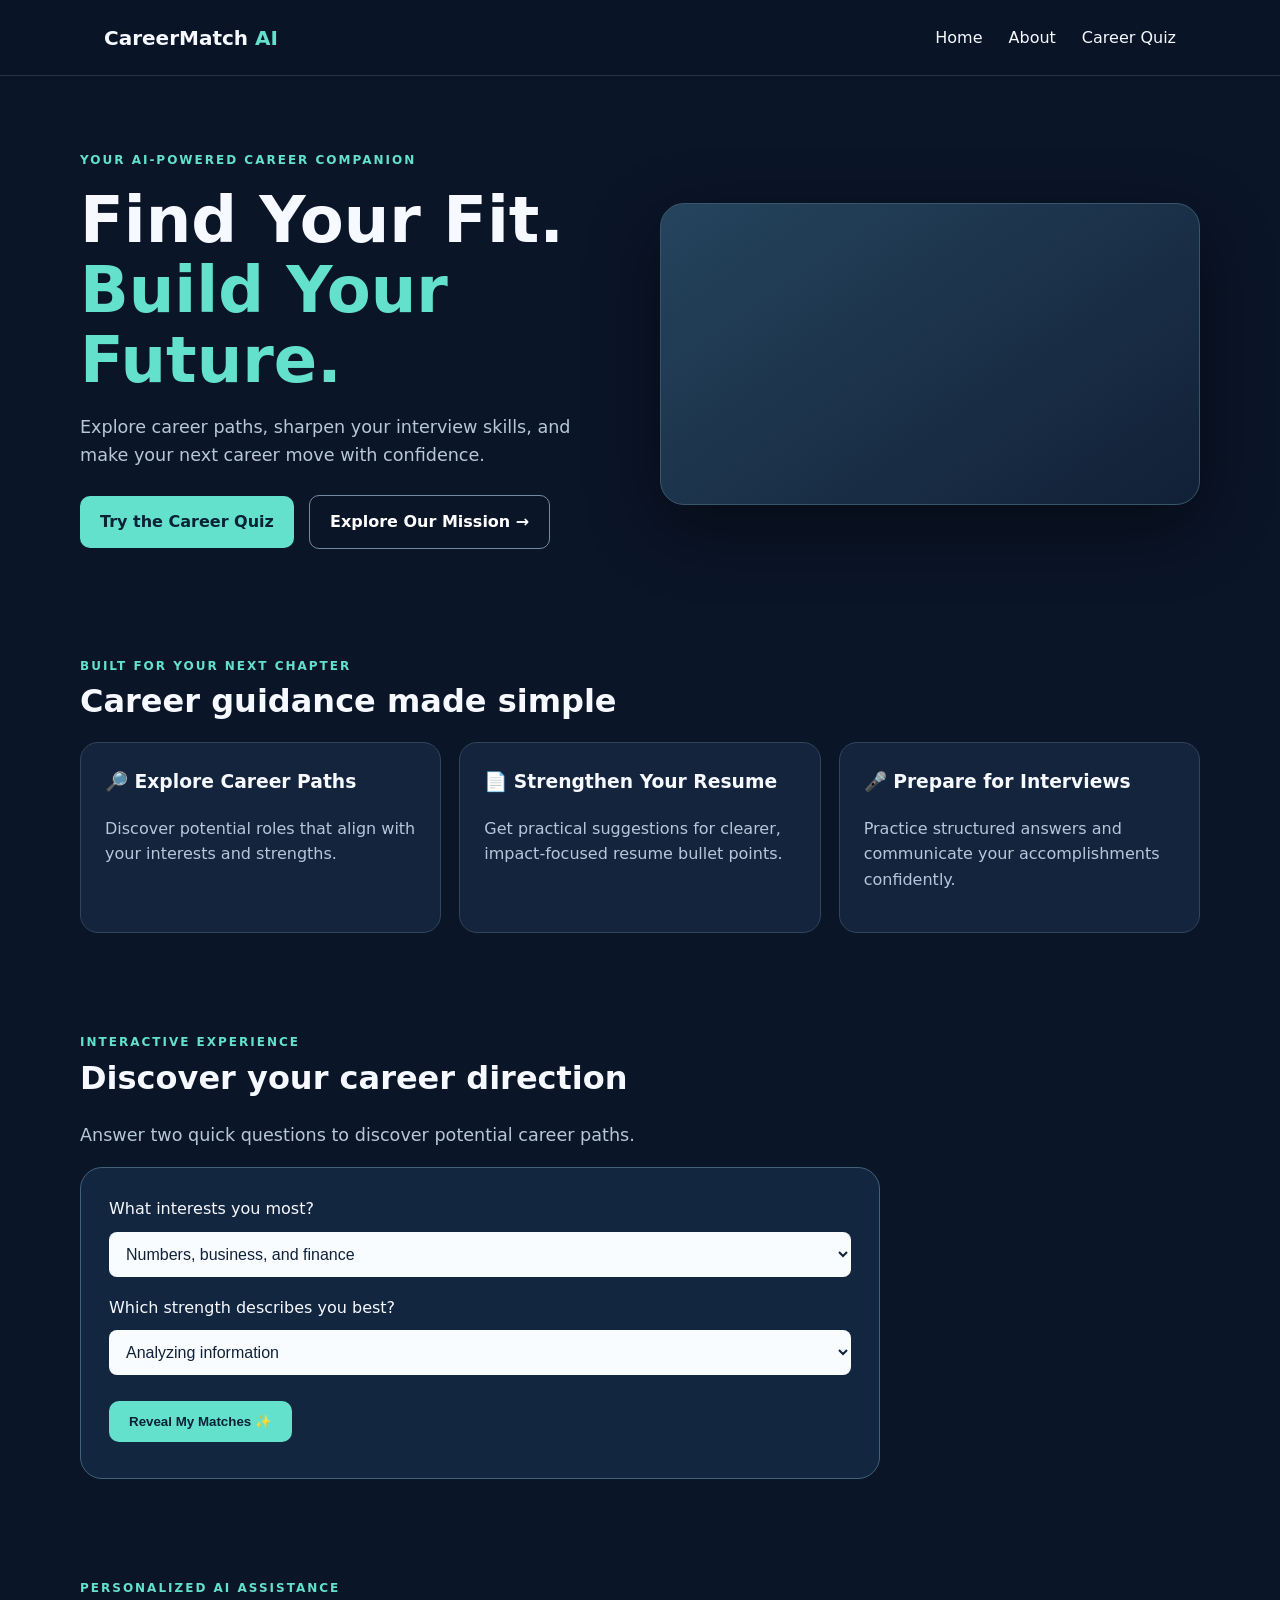
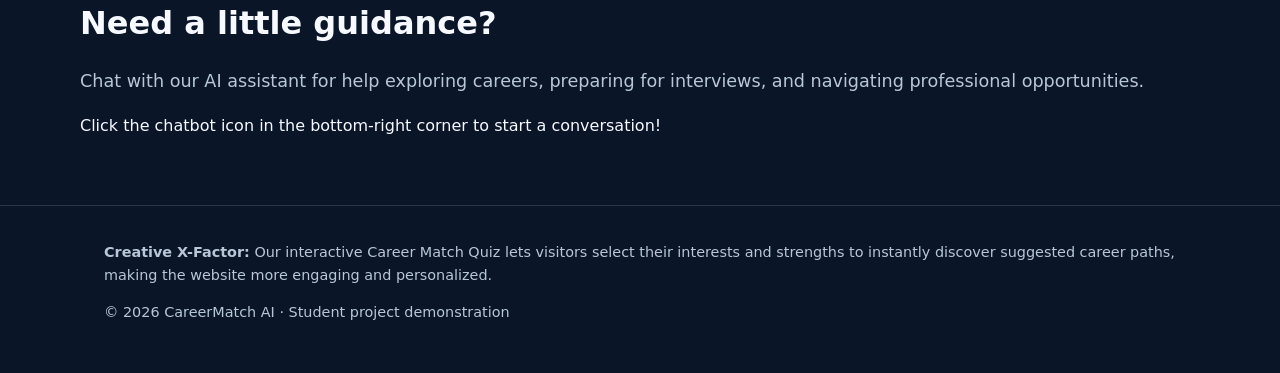
<file: index.html>
<!doctype html>
<html lang="en">
<head>
  <meta charset="utf-8">
  <meta name="viewport" content="width=device-width, initial-scale=1">

  <title>CareerMatch AI | Find Your Fit</title>

  <meta name="description"
    content="Explore career paths, prepare for interviews, and discover your next opportunity.">

  <link rel="stylesheet" href="style.css">
  <script src="app.js?v=5" defer></script>
</head>

<body>

<header>
  <div class="container nav">
    <a class="brand" href="index.html">
      CareerMatch <span>AI</span>
    </a>

    <nav aria-label="Main navigation">
      <a href="index.html">Home</a>
      <a href="about.html">About</a>
      <a href="#quiz">Career Quiz</a>
    </nav>
  </div>
</header>

<main>

  <!-- HERO SECTION -->
  <section class="container hero">
    <div>
      <div class="eyebrow">
        Your AI-powered career companion
      </div>

      <h1>
        Find Your Fit.<br>
        <span style="color:var(--teal)">
          Build Your Future.
        </span>
      </h1>

      <p>
        Explore career paths, sharpen your interview
        skills, and make your next career move
        with confidence.
      </p>

      <a class="button" href="#quiz">
        Try the Career Quiz
      </a>

      <a class="button secondary" href="about.html">
        Explore Our Mission →
      </a>
    </div>

    <div class="video-wrap">
      <video
        id="heroVideo"
        autoplay
        muted
        loop
        playsinline
        preload="auto"
        aria-label="CareerMatch AI promotional video">

        <source
          src="career-video.mp4"
          type="video/mp4">

      </video>

      <div
        id="videoFallback"
        class="video-fallback"
        hidden>

        <strong>Your future starts here</strong>
        CareerMatch AI — find your next opportunity.

      </div>
    </div>
  </section>

  <!-- CAREER SERVICES -->
  <section class="container section">

    <div class="eyebrow">
      Built for your next chapter
    </div>

    <h2>Career guidance made simple</h2>

    <div class="cards">

      <article class="card">
        <h3>🔎 Explore Career Paths</h3>
        <p>
          Discover potential roles that align
          with your interests and strengths.
        </p>
      </article>

      <article class="card">
        <h3>📄 Strengthen Your Resume</h3>
        <p>
          Get practical suggestions for clearer,
          impact-focused resume bullet points.
        </p>
      </article>

      <article class="card">
        <h3>🎤 Prepare for Interviews</h3>
        <p>
          Practice structured answers and
          communicate your accomplishments
          confidently.
        </p>
      </article>

    </div>
  </section>

  <!-- INTERACTIVE CAREER QUIZ -->
  <section class="container section" id="quiz">

    <div class="eyebrow">
      Interactive experience
    </div>

    <h2>Discover your career direction</h2>

    <p class="intro">
      Answer two quick questions to discover
      potential career paths.
    </p>

    <div class="quiz">

      <form id="quizForm">

        <label for="interest">
          What interests you most?
        </label>

        <select id="interest" required>
          <option value="numbers">
            Numbers, business, and finance
          </option>

          <option value="people">
            Helping and connecting with people
          </option>

          <option value="creative">
            Creative projects and storytelling
          </option>

          <option value="technology">
            Technology and solving technical problems
          </option>
        </select>

        <label for="skill">
          Which strength describes you best?
        </label>

        <select id="skill" required>
          <option value="analysis">
            Analyzing information
          </option>

          <option value="communication">
            Communicating with others
          </option>

          <option value="organization">
            Planning and organization
          </option>
        </select>

        <button class="button" type="submit">
          Reveal My Matches ✨
        </button>

      </form>

      <div
        class="result"
        id="quizResult"
        role="status"
        aria-live="polite">
      </div>

    </div>
  </section>

  <!-- AI CHATBOT SECTION -->
  <section class="container section">

    <div class="eyebrow">
      Personalized AI assistance
    </div>

    <h2>Need a little guidance?</h2>

    <p class="intro">
      Chat with our AI assistant for help
      exploring careers, preparing for interviews,
      and navigating professional opportunities.
    </p>

    <p>
      Click the chatbot icon in the bottom-right
      corner to start a conversation!
    </p>

  </section>

</main>

<!-- X-FACTOR DESCRIPTION -->
<footer class="footer">

  <div class="container">

    <strong>Creative X-Factor:</strong>
    Our interactive Career Match Quiz lets visitors
    select their interests and strengths to instantly
    discover suggested career paths, making the
    website more engaging and personalized.

    <p>
      © 2026 CareerMatch AI · Student project demonstration
    </p>

  </div>

</footer>

<!-- CHATLING AI CHATBOT -->
<script>
  window.chtlConfig = {
    chatbotId: "2241969531"
  };
</script>

<script
  async
  data-id="2241969531"
  id="chtl-script"
  type="text/javascript"
  src="https://chatling.ai/js/embed.js">
</script>

</body>
</html>
</file>
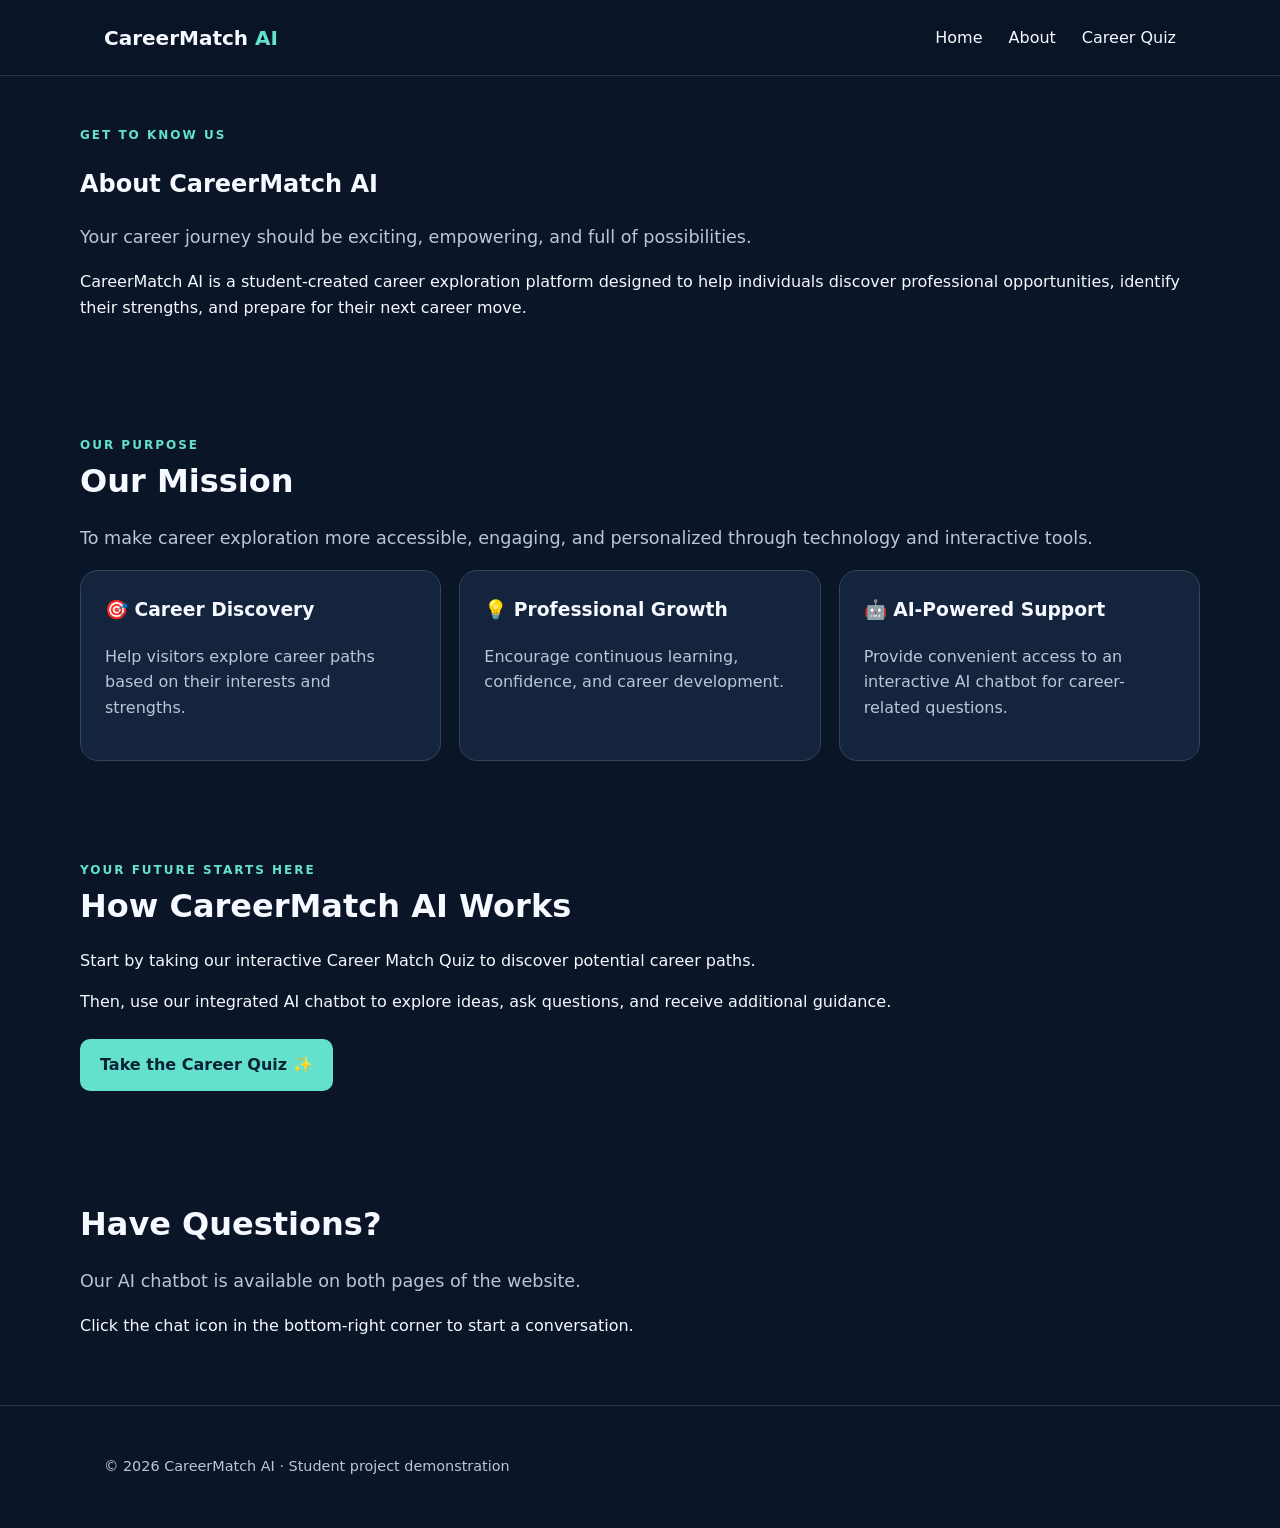
<file: about.html>
<!doctype html>
<html lang="en">

<head>
  <meta charset="utf-8">
  <meta name="viewport" content="width=device-width, initial-scale=1">

  <title>About Us | CareerMatch AI</title>

  <meta name="description"
    content="Learn about CareerMatch AI and our mission to help people explore career opportunities.">

  <link rel="stylesheet" href="style.css">
  <script src="app.js?v=5" defer></script>
</head>

<body>

<!-- NAVIGATION -->
<header>
  <div class="container nav">

    <a class="brand" href="index.html">
      CareerMatch <span>AI</span>
    </a>

    <nav aria-label="Main navigation">
      <a href="index.html">Home</a>
      <a href="about.html">About</a>
      <a href="index.html#quiz">Career Quiz</a>
    </nav>

  </div>
</header>

<main>

  <!-- ABOUT SECTION -->
  <section class="container section">

    <div class="eyebrow">
      Get to know us
    </div>

    <h1>About CareerMatch AI</h1>

    <p class="intro">
      Your career journey should be exciting,
      empowering, and full of possibilities.
    </p>

    <p>
      CareerMatch AI is a student-created career
      exploration platform designed to help
      individuals discover professional opportunities,
      identify their strengths, and prepare for
      their next career move.
    </p>

  </section>

  <!-- OUR MISSION -->
  <section class="container section">

    <div class="eyebrow">
      Our purpose
    </div>

    <h2>Our Mission</h2>

    <p class="intro">
      To make career exploration more accessible,
      engaging, and personalized through
      technology and interactive tools.
    </p>

    <div class="cards">

      <article class="card">
        <h3>🎯 Career Discovery</h3>
        <p>
          Help visitors explore career paths
          based on their interests and strengths.
        </p>
      </article>

      <article class="card">
        <h3>💡 Professional Growth</h3>
        <p>
          Encourage continuous learning,
          confidence, and career development.
        </p>
      </article>

      <article class="card">
        <h3>🤖 AI-Powered Support</h3>
        <p>
          Provide convenient access to an
          interactive AI chatbot for
          career-related questions.
        </p>
      </article>

    </div>

  </section>

  <!-- HOW IT WORKS -->
  <section class="container section">

    <div class="eyebrow">
      Your future starts here
    </div>

    <h2>How CareerMatch AI Works</h2>

    <p>
      Start by taking our interactive Career Match
      Quiz to discover potential career paths.
    </p>

    <p>
      Then, use our integrated AI chatbot
      to explore ideas, ask questions,
      and receive additional guidance.
    </p>

    <a class="button" href="index.html#quiz">
      Take the Career Quiz ✨
    </a>

  </section>

  <!-- CHATBOT INFORMATION -->
  <section class="container section">

    <h2>Have Questions?</h2>

    <p class="intro">
      Our AI chatbot is available on both
      pages of the website.
    </p>

    <p>
      Click the chat icon in the bottom-right
      corner to start a conversation.
    </p>

  </section>

</main>

<!-- FOOTER -->
<footer class="footer">

  <div class="container">

    <p>
      © 2026 CareerMatch AI · Student project demonstration
    </p>

  </div>

</footer>

<!-- REMOVE OLD CHATBOT -->
<script>
  function removeOldChatbot() {
    document.getElementById("chatLaunch")?.remove();
    document.getElementById("chatBox")?.remove();
  }

  document.addEventListener("DOMContentLoaded", () => {
    removeOldChatbot();
    setTimeout(removeOldChatbot, 500);
    setTimeout(removeOldChatbot, 1500);
  });
</script>

<!-- CHATLING AI CHATBOT -->
<script>
  window.chtlConfig = {
    chatbotId: "2241969531"
  };
</script>

<script
  async
  data-id="2241969531"
  id="chtl-script"
  type="text/javascript"
  src="https://chatling.ai/js/embed.js">
</script>

</body>
</html>
</file>
<file: style.css>
:root{--navy:#0b1528;--panel:#14243c;--teal:#63e1cd;--white:#f6f9ff;--muted:#b7c7d9}*{box-sizing:border-box}body{margin:0;font-family:Inter,system-ui,-apple-system,Segoe UI,sans-serif;background:var(--navy);color:var(--white);line-height:1.6}a{color:inherit;text-decoration:none}.container{max-width:1120px;margin:auto;padding:0 24px}header{border-bottom:1px solid #ffffff20;position:sticky;top:0;background:#0b1528ed;backdrop-filter:blur(12px);z-index:5}.nav{display:flex;justify-content:space-between;align-items:center;min-height:75px}.brand{font-weight:800;font-size:1.25rem}.brand span{color:var(--teal)}nav{display:flex;gap:26px}nav a:hover{color:var(--teal)}.hero{padding:75px 0 50px;display:grid;grid-template-columns:1fr 1fr;gap:40px;align-items:center}.eyebrow{color:var(--teal);letter-spacing:2px;text-transform:uppercase;font-size:.75rem;font-weight:800}.hero h1{font-size:clamp(2.5rem,5vw,4.6rem);line-height:1.09;margin:16px 0}.hero p,.intro{color:var(--muted);font-size:1.1rem}.button{display:inline-block;border:0;border-radius:10px;background:var(--teal);color:#092236;padding:13px 20px;font-weight:800;cursor:pointer;margin:8px 10px 8px 0}.button.secondary{background:transparent;color:white;border:1px solid #748aa3}.button:hover{filter:brightness(1.1)}.video-wrap{background:linear-gradient(145deg,#25445d,#112036);border:1px solid #38566b;border-radius:24px;overflow:hidden;box-shadow:0 22px 70px #0007;min-height:300px;display:grid;place-items:center}.video-wrap video{width:100%;height:100%;object-fit:cover;min-height:300px}.video-fallback{padding:45px;text-align:center;color:var(--muted)}.video-fallback strong{display:block;color:white;font-size:1.3rem}.section{padding:50px 0}.section h2{font-size:2rem;margin:0 0 15px}.cards{display:grid;grid-template-columns:repeat(3,1fr);gap:18px}.card{background:var(--panel);border:1px solid #32445c;border-radius:18px;padding:24px}.card h3{margin-top:0}.card p{color:var(--muted)}.quiz{background:#132640;border:1px solid #42617b;border-radius:22px;padding:28px;max-width:800px}.quiz select{display:block;width:100%;padding:13px;margin:10px 0 18px;background:#f9fcff;color:#102038;border-radius:8px;border:0;font-size:1rem}.result{padding:18px;border-left:4px solid var(--teal);background:#1c3652;margin-top:15px;border-radius:7px;display:none}.result.visible{display:block}.footer{border-top:1px solid #ffffff22;padding:35px 0;color:var(--muted);font-size:.9rem}.chat-launch{position:fixed;bottom:20px;right:20px;z-index:10;border:0;border-radius:50px;padding:15px 20px;background:var(--teal);color:#06202a;font-weight:800;box-shadow:0 5px 30px #0008;cursor:pointer}.chat{position:fixed;bottom:85px;right:20px;width:min(365px,calc(100vw - 30px));height:480px;background:#f8fbff;color:#14243c;border-radius:17px;box-shadow:0 12px 55px #0009;z-index:10;display:none;flex-direction:column;overflow:hidden}.chat.open{display:flex}.chat-head{background:#14243c;color:white;padding:15px;display:flex;justify-content:space-between}.chat-head button{background:none;border:0;color:white;font-size:20px;cursor:pointer}.messages{flex:1;overflow:auto;padding:14px}.bubble{padding:10px 13px;border-radius:12px;background:#e7eff8;margin-bottom:10px;max-width:92%;font-size:.9rem;white-space:pre-wrap}.bubble.user{background:#bdf4e9;margin-left:auto}.chat-form{display:flex;border-top:1px solid #ddd;padding:10px;gap:7px}.chat-form input{flex:1;min-width:0;padding:11px;border:1px solid #bbc7d4;border-radius:7px}.chat-form button{background:#146a66;color:white;border:0;border-radius:7px;padding:0 13px;cursor:pointer}.small{font-size:.85rem;color:var(--muted)}.about-hero{padding:70px 0 25px;max-width:800px}.about-hero h1{font-size:clamp(2.5rem,5vw,4rem);line-height:1.1}.steps{counter-reset:step}.step{margin:15px 0;padding:20px;border-left:3px solid var(--teal);background:var(--panel);border-radius:8px}@media(max-width:760px){.hero{grid-template-columns:1fr;padding-top:40px}.cards{grid-template-columns:1fr}nav{gap:12px}.video-wrap{min-height:220px}}
</file>
